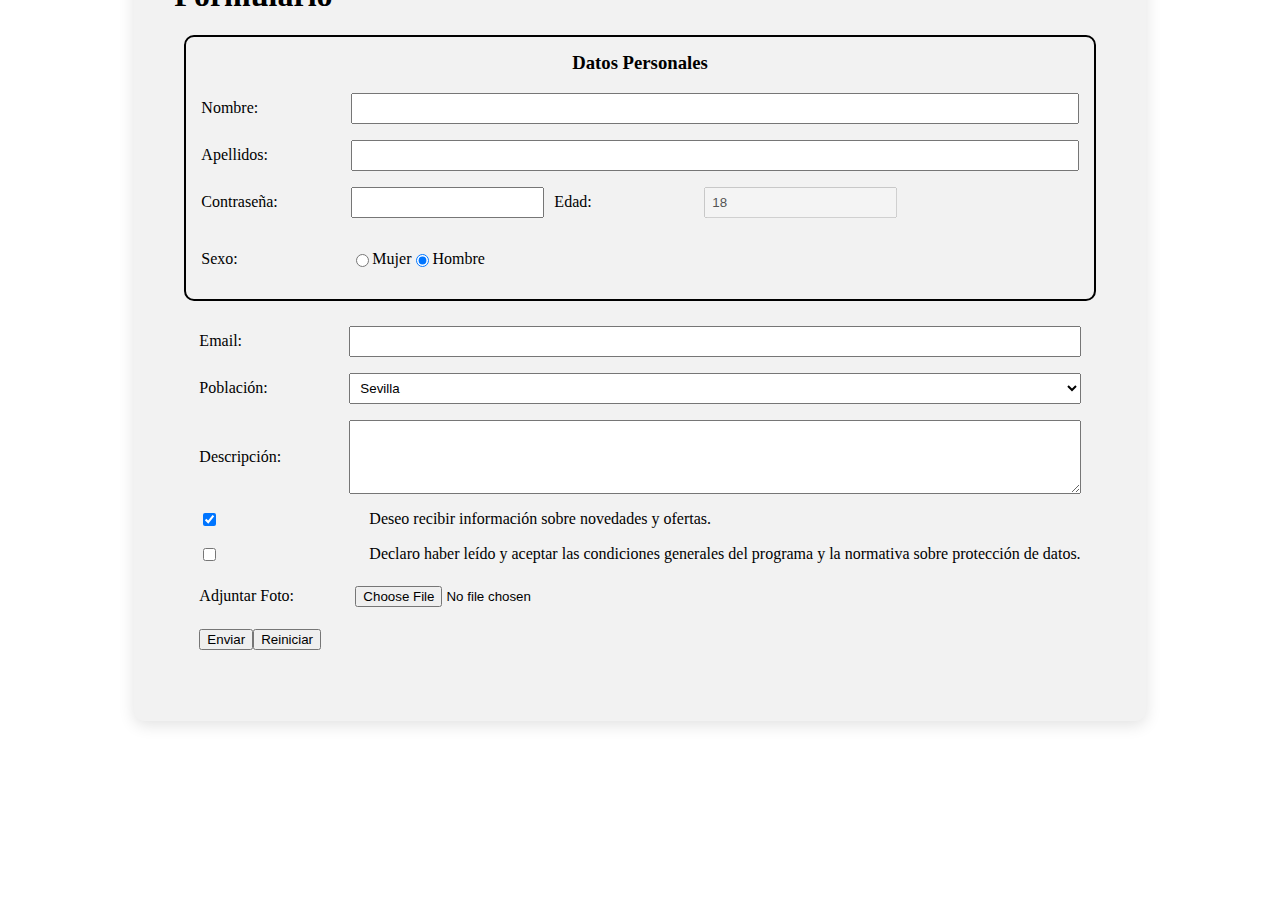
<file: T1_Github/Evaluable_formulario/index.html>
<!DOCTYPE html>
<html lang="es">

<head>
    <meta charset="UTF-8">
    <meta name="viewport" content="width=device-width, initial-scale=1.0">
    <title>Formulario de registro - Mi web</title>
    <link rel="stylesheet" href="style.css">
</head>

<body>
    <header>
    </header>
    <main>
        <form action="procesa.php" method="get">
            <h1 tabindex="1">Formulario</h1>

            <div style="border: 2px solid #000; padding: 15px; margin: 10px; border-radius: 10px;">
                <h3 style="text-align: center; margin-top: 0;">Datos Personales</h3>
                <div class="caja">
                    <label for="nombre" class="pegata" tabindex="2">Nombre: </label>
                    <input type="text" id="nombre" name="nombre" required class="text" tabindex="3" maxlength="50">
                </div>
                <div class="caja">
                    <label for="apellidos" class="pegata" tabindex="4">Apellidos: </label>
                    <input type="text" id="apellidos" name="apel" required class="text" tabindex="5" maxlength="50">
                </div>
                <div class="caja">
                    <div class="caja">
                        <label for="password" class="pegata" tabindex="6">Contraseña: </label>
                        <input type="password" id="password" name="password" required class="text" tabindex="7"
                            maxlength="8">
                    </div>
                    <div class="caja" style="padding-left: 10px;">
                        <label for="edad" class="pegata" tabindex="8">Edad: </label>
                        <input type="text" id="edad" name="edad" value="18" required class="text" tabindex="9" disabled>
                    </div>
                </div>

                <div class="caja">
                    <label for="sexo" class="pegata" tabindex="12">Sexo:</label>
                    <input type="radio" name="sexo" id="sexo" tabindex="13">Mujer
                    <input type="radio" name="sexo" tabindex="14" checked>Hombre
                </div>
            </div>

            <div style="border: 2px; padding: 15px; margin: 10px; border-radius: 10px;">
                <div class="caja">
                    <!--Email-->
                    <label for="email" class="pegata" tabindex="15">Email:</label>
                    <input type="email" id="email" name="correo" required class="text" tabindex="16" readonly>
                </div>
                <div class="caja">
                    <!-- Población: lista desplegable -->
                    <label for="poblacion" class="pegata" tabindex="27">Población:</label>
                    <select id="poblacion" name="poblacion" required class="text" tabindex="28">
                        <option value="alicante">Alicante</option>
                        <option value="madrid">Madrid</option>
                        <option value="sevilla" selected>Sevilla</option>
                        <option value="valencia">Valencia</option>
                    </select>
                </div>
                <div class="caja">
                    <label for="message" class="pegata" tabindex="10">Descripción: </label>
                    <textarea id="message" name="desc" rows="4" cols="30" required class="text"
                        tabindex="11"></textarea>
                </div>
                <div class="caja">
                    <input type="checkbox" id="info" name="masinf" value="si" tabindex="29" checked>
                    <label for="info" class="pegata" tabindex="30"></label>
                    <label for="">Deseo recibir información sobre novedades y ofertas.</label>
                </div>
                <div class="caja">
                    <input type="checkbox" id="condiciones" name="condiciones" value="acepto" required tabindex="31">
                    <label for="condiciones" class="pegata" tabindex="32"></label>
                    <label for="">Declaro haber leído y aceptar las condiciones generales del programa y la normativa
                        sobre protección de datos.</label>
                </div>
                <div class="caja">
                    <!--Archivo-->
                    <label for="archivo" class="pegata" tabindex="25">Adjuntar Foto:</label>
                    <input type="file" id="archivo" name="foto" required class="text" tabindex="26">
                </div>


                <div class="caja">
                    <!-- Enviar y Reiniciar-->
                    <input type="submit" value="Enviar" class="boton" tabindex="27">
                    <input type="reset" value="Reiniciar" class="boton" tabindex="28">
                </div>
            </div>

        </form>
    </main>
</body>

</html>
</file>
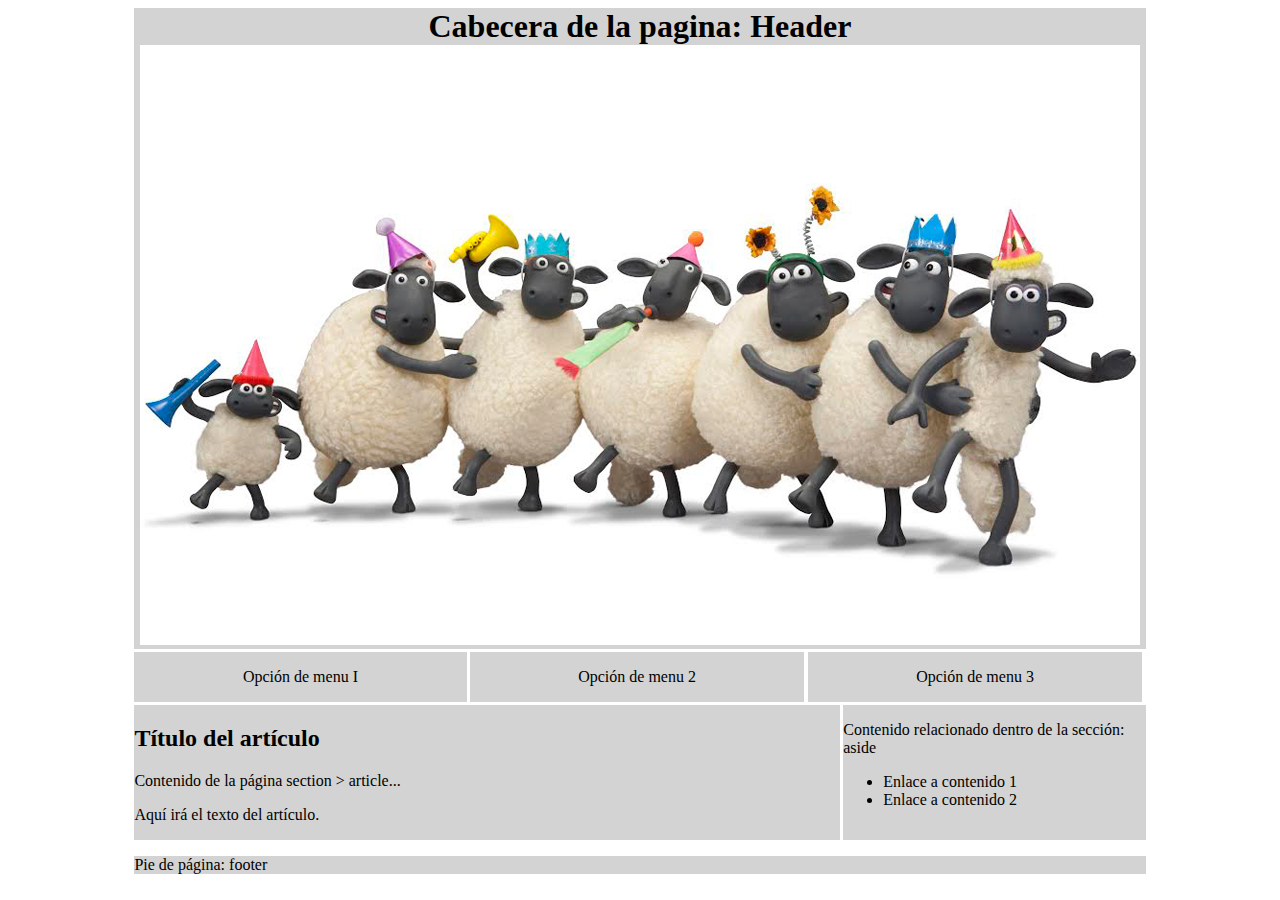
<file: T1_Github/obejas/index.html>
<!DOCTYPE html>
<html lang="en">
<head>
    <meta charset="UTF-8">
    <meta name="viewport" content="width=device-width, initial-scale=1.0">
    <title>ovejas ancho pagina</title>
    <link rel="stylesheet" href="./css/estilo.css">
</head>
<body>
    <div class="caja">

        <header>
            <h1>
                Cabecera de la pagina: Header
            </h1>
            <!--img que va cambiando la imagen dependiendo del tamaño de la web(1200px, 1000, 800, 600, 400, 300)-->
            <picture>
                <source media="(min-width: 1200px)" srcset="./img/ovejas/shaum6.jpg">
                <source media="(min-width: 1000px)" srcset="./img/ovejas/shaum5.jpg">
                <source media="(min-width: 800px)" srcset="./img/ovejas/shaum4.jpg">
                <source media="(min-width: 600px)" srcset="./img/ovejas/shaum3.jpg">
                <source media="(min-width: 400px)" srcset="./img/ovejas/shaum2.jpg">
                <img src="./img/ovejas/shaum1.jpg" alt="Imagen de una oveja">
            </picture>
        </header>
        <nav>
            <ul>
                <li><a href="#">Opción de menu I</a></li>
                <li><a href="#">Opción de menu 2</a></li>
                <li><a href="#">Opción de menu 3</a></li>
            </ul>
        </nav>
        <main class="contenido">
                
                <article>
                    <h2>Título del artículo</h2>
                    <p>Contenido de la página section > article...</p>
                    <p>Aquí irá el texto del artículo.</p>
                    </article>
                
                <aside>
                    <p>Contenido relacionado dentro de la sección: aside</p>
                    <ul>
                        <li>Enlace a contenido 1</li>
                        <li>Enlace a contenido 2</li>
                    </ul>
                </aside>
            </main>
            
            <footer>
                <p>Pie de página: footer</p>
            </footer>
    </div>
</body>
</html>
</file>
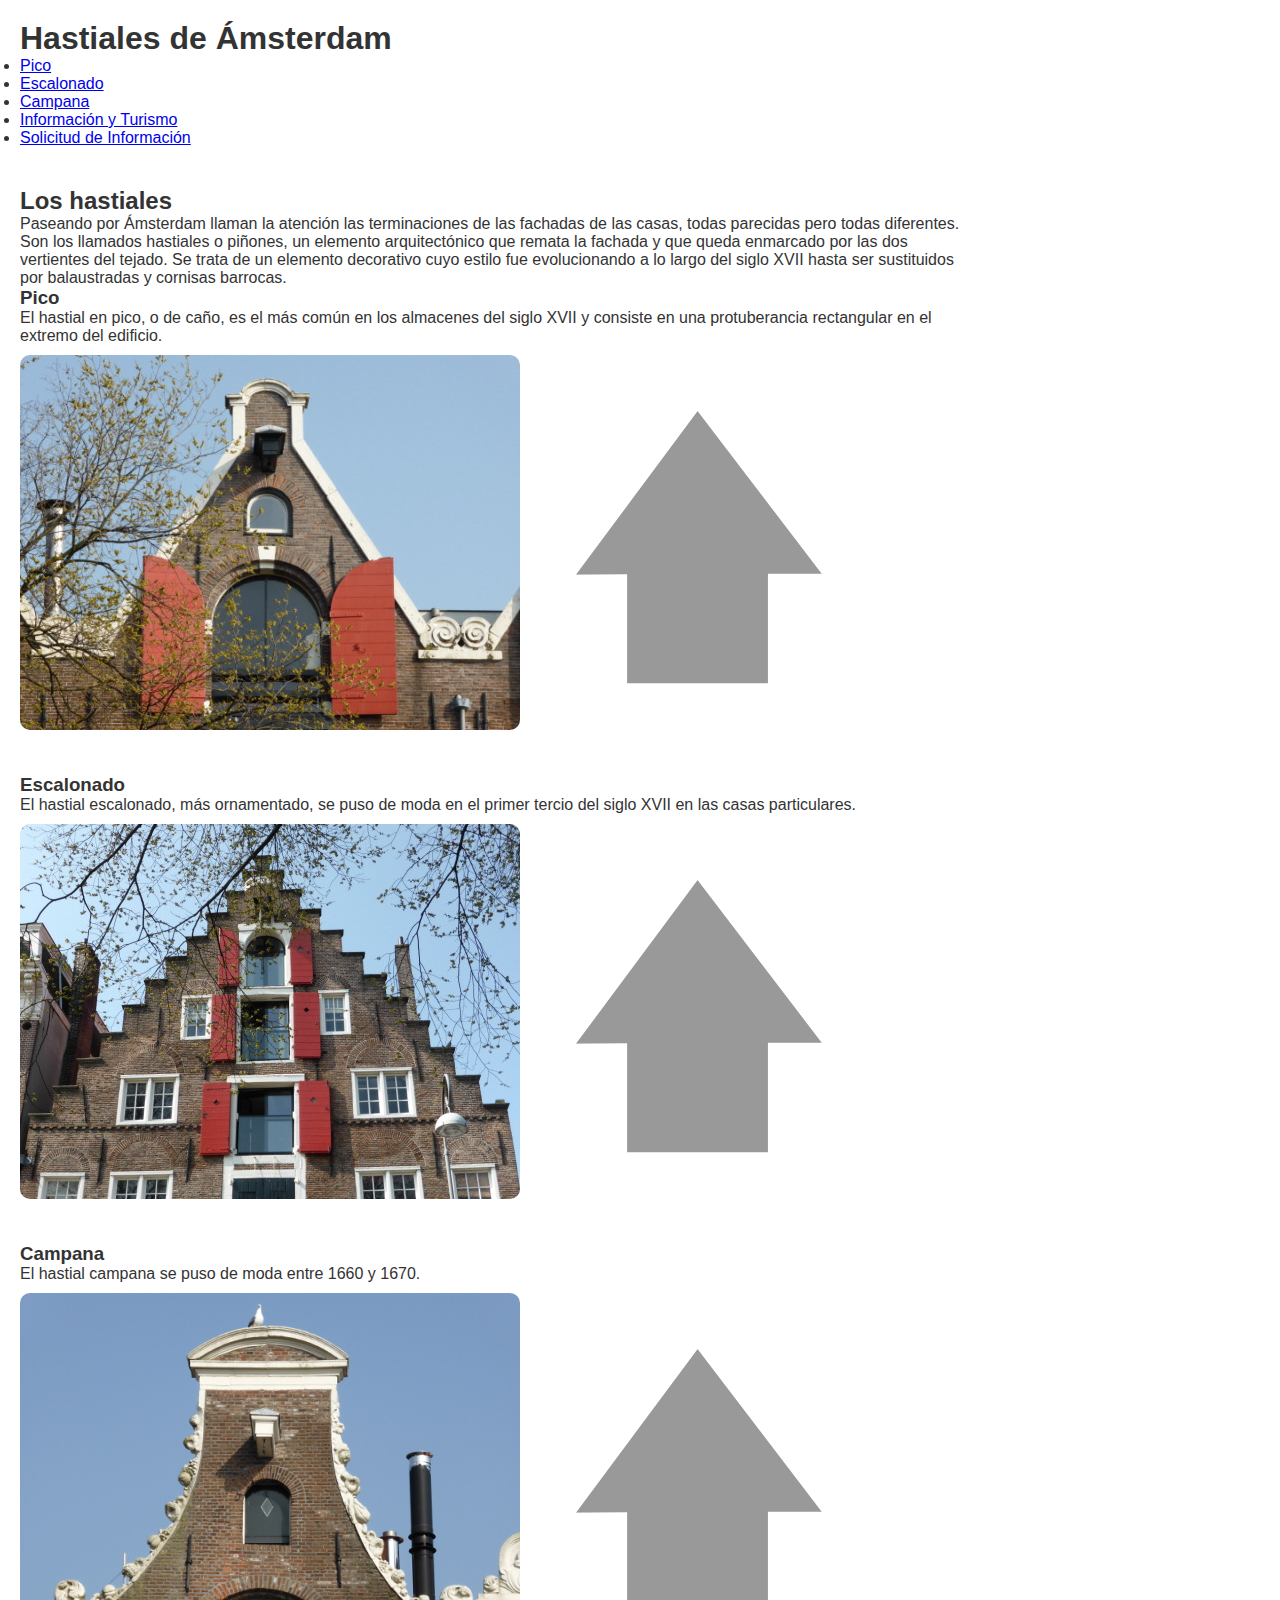
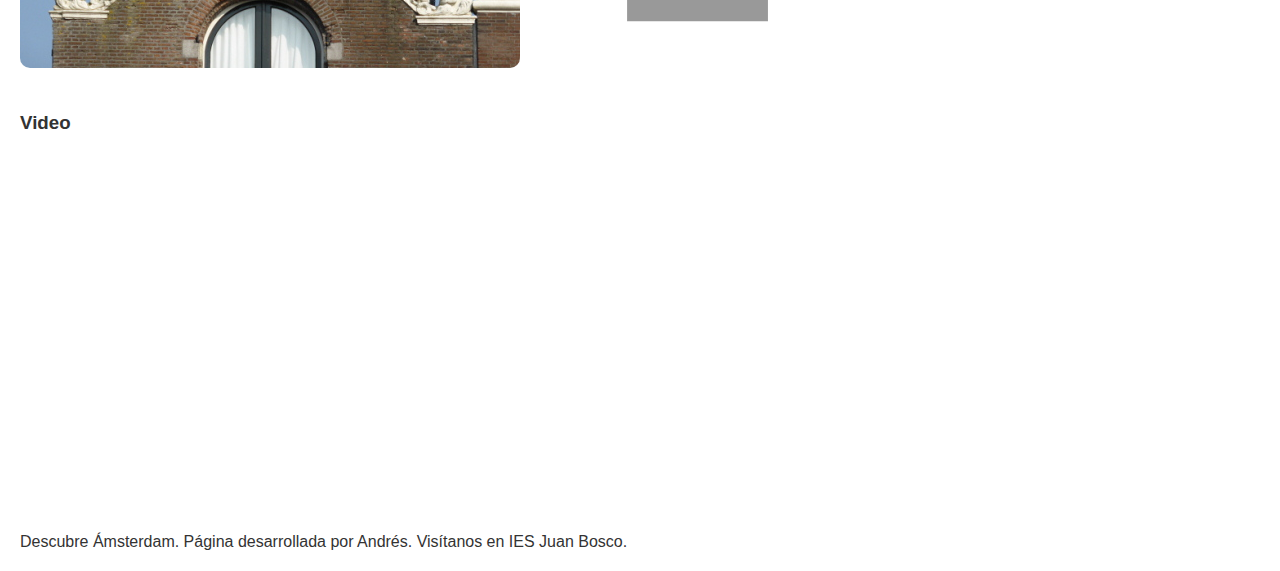
<file: T1_Github/prueba1/index.html>
<!DOCTYPE html>
<html lang="es">
<head>
    <meta charset="UTF-8">
    <meta name="viewport" content="width=device-width, initial-scale=1.0">
    <title>Prueba 1</title>
    <link rel="stylesheet" href="./css/style.css">
</head>

<body>
    <header>
        <div id="tit">
            <h1>Hastiales de Ámsterdam</h1>
        </div>
            <ul>
                <li><a href="#pico">Pico</a></li>
                <li><a href="#escalonado">Escalonado</a></li>
                <li><a href="#campana">Campana</a></li>
                <li><a href="https://www.iamsterdam.com/es/" target="_blank">Información y Turismo</a></li>
                <li><a href="./sources/solinfo.html">Solicitud de Información</a></li>
            </ul>
    </header>
    <main>
        <section id="hastiales">
            <h2>Los hastiales</h2>
            <p>
                Paseando por Ámsterdam llaman la atención las terminaciones de las fachadas de las casas,
                todas parecidas pero todas diferentes.
            </p>
            <p>
                Son los llamados hastiales o piñones, un elemento arquitectónico que remata la fachada y que queda
                enmarcado por las dos vertientes del tejado. Se trata de un elemento decorativo cuyo estilo fue
                evolucionando a lo largo del siglo XVII hasta ser sustituidos por balaustradas y cornisas barrocas.
            </p>

            <article id="pico">
                <h3>Pico</h3>
                <p>
                    El hastial en pico, o de caño, es el más común en los almacenes del siglo XVII y consiste en una
                    protuberancia rectangular en el extremo del edificio.
                </p>
                <div class="imagenes">
                    <figure>
                        <img src="./img/hastiales-pico-prinsengracht-213.jpg" alt="Hastial en pico en Prinsengracht 213">
                    </figure>
                    <a href="#tit"><img src="./img/hastiales-flecha.svg" alt="Volver al inicio"></a>
                </div>
            </article>

            <article id="escalonado">
                <h3>Escalonado</h3>
                <p>
                    El hastial escalonado, más ornamentado, se puso de moda en el primer tercio del siglo XVII en las
                    casas particulares.
                </p>
                <div class="imagenes">
                    <figure>
                        <img src="./img/hastiales-escalonado-singel-2.jpg" alt="Hastial escalonado en Singel 2">
                    </figure>
                    <a href="#tit"><img src="./img/hastiales-flecha.svg" alt="Volver al inicio"></a>
                </div>
            </article>

            <article id="campana">
                <h3>Campana</h3>
                <p>
                    El hastial campana se puso de moda entre 1660 y 1670.
                </p>
                <div class="imagenes">
                    <figure>
                        <img src="./img/hastiales-campana-prinsengracht-349.jpg" alt="Hastial en forma de campana en Prinsengracht 349">
                    </figure>
                    <a href="#tit"><img src="./img/hastiales-flecha.svg" alt="Volver al inicio"></a>
                </div>
            </article>

            <article id="video">
                <h3>Video</h3>
                <iframe width="560" height="315" src="https://www.youtube.com/embed/Oxv6IRcuNaI?si=ghBFmDrO-k7D4spt"
                    title="Video sobre hastiales de Ámsterdam" frameborder="0"
                    allow="accelerometer; autoplay; clipboard-write; encrypted-media; gyroscope; picture-in-picture; web-share"
                    referrerpolicy="strict-origin-when-cross-origin" allowfullscreen>
                </iframe>
            </article>
        </section>
    </main>

    <footer>
        <p>Descubre Ámsterdam. Página desarrollada por Andrés. Visítanos en IES Juan Bosco.</p>
    </footer>
</body>
</html>
</file>
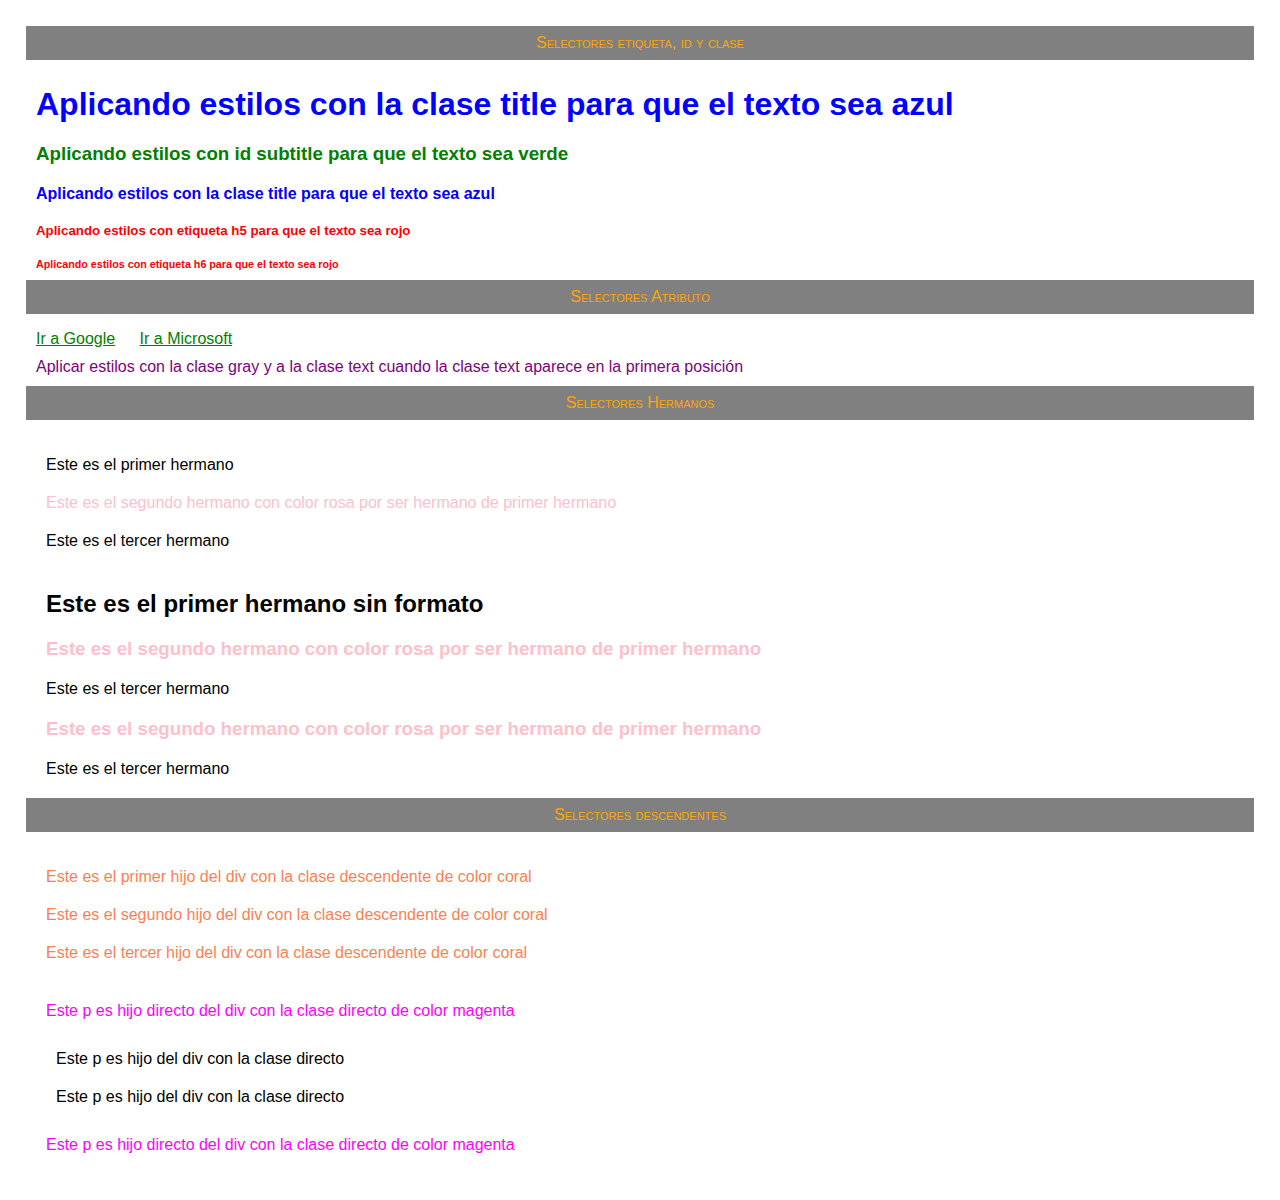
<file: T2_Github/CSS_P4/index.html>
<!DOCTYPE html>
<html lang="es">

<head>
  <meta charset="UTF-8">
  <meta name="viewport" content="width=device-width, initial-scale=1.0">
  <title>Algunos selectores</title>
  <link rel="stylesheet" href="./css/styles.css">
</head>

<body>

  <!-- Todos los textos del documento deben tener la fuente Verdana utiliza =>  font-family:Verdana; -->

  <p class="header">Selectores etiqueta, id y clase</p>

  <h1 class="title">Aplicando estilos con la clase title para que el texto sea azul</h1>
  <h3 id="subtitle">Aplicando estilos con id subtitle para que el texto sea verde</h3>
  <h4 class="title">Aplicando estilos con la clase title para que el texto sea azul</h4>
  <h5>Aplicando estilos con etiqueta h5 para que el texto sea rojo</h5>
  <h6>Aplicando estilos con etiqueta h6 para que el texto sea rojo</h6>

  <p class="header">Selectores Atributo</p>

  <a href="#">Ir a Google</a> <!-- El color del enlace tiene que ser verde -->
  <a href="#">Ir a Microsoft</a> <!-- El color del enlace tiene que ser verde -->
  <p class="text gray"> Aplicar estilos con la clase gray y a la clase text cuando la clase text aparece en la primera
    posición</p>
  <!-- <p class="gray text"> Aplicar estilos con la clase gray y a la clase text cuando la clase gray aparece en la primera
    posición</p> -->

  <p class="header">Selectores Hermanos</p>

  <div>
    <p class="primero">Este es el primer hermano</p>
    <p class="segundo">Este es el segundo hermano con color rosa por ser hermano de primer hermano</p>
    <p class="tercer">Este es el tercer hermano</p>
  </div>

  <div>
    <h2 class="inicial">Este es el primer hermano sin formato</h2>
    <h3>Este es el segundo hermano con color rosa por ser hermano de primer hermano</h3>
    <p class="tercer">Este es el tercer hermano</p>
    <h3>Este es el segundo hermano con color rosa por ser hermano de primer hermano</h3>
    <p class="tercer">Este es el tercer hermano</p>
  </div>


  <p class="header">Selectores descendentes</p>

  <div class="descendente">
    <p>Este es el primer hijo del div con la clase descendente de color coral </p>
    <p>Este es el segundo hijo del div con la clase descendente de color coral </p>
    <p>Este es el tercer hijo del div con la clase descendente de color coral </p>
  </div>



  <div class="directo">
    <p>Este p es hijo directo del div con la clase directo de color magenta</p>
    <div>
      <p>Este p es hijo del div con la clase directo </p>
      <p>Este p es hijo del div con la clase directo </p>
    </div>
    <p>Este p es hijo directo del div con la clase directo de color magenta</p>
  </div>
</body>

</html>
</file>
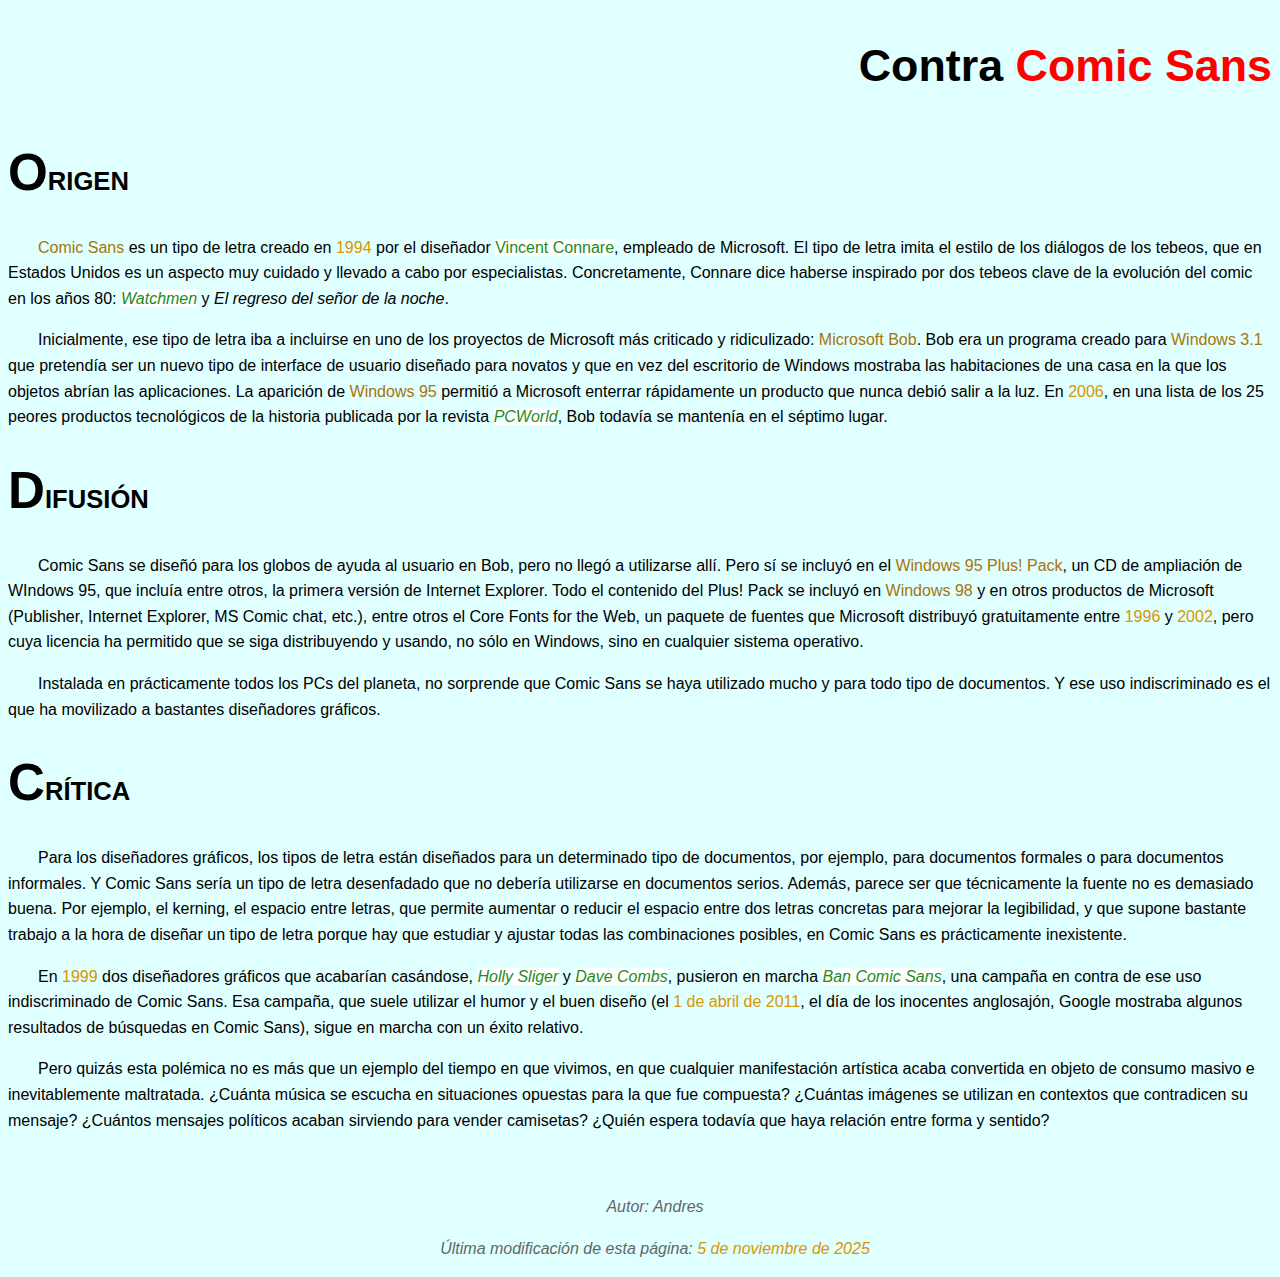
<file: T2_Github/CSS_P1/comic-sans.html>
<!DOCTYPE html>
<html lang="es">
<head>
  <meta charset="utf-8">
  <title>Contra Comic Sans</title>
  <link rel="stylesheet" href="style.css">
</head>
<body>

  <div>

    <header>
      <h1 class="titulo-pagina">
        Contra <span style="color: red;">Comic Sans</span>
      </h1>
    </header>

    <section>
      <h2>Origen</h2>
      <p><span class="term">Comic Sans</span> es un tipo de letra creado en <span class="fecha">1994</span> por el diseñador <span class="nom">Vincent Connare</span>, empleado de Microsoft. El tipo de letra imita el estilo de los diálogos de los tebeos, que en Estados Unidos es un aspecto muy cuidado y llevado a cabo por especialistas. Concretamente, Connare dice haberse inspirado por dos tebeos clave de la evolución del comic en los años 80: <i class="nom">Watchmen</i> y <i>El regreso del señor de la noche</i>.
      </p>
      <p>Inicialmente, ese tipo de letra iba a incluirse en uno de los proyectos de Microsoft más criticado y ridiculizado: <span class="term">Microsoft Bob</span>. Bob era un programa creado para <span class="term">Windows 3.1</span> que pretendía ser un nuevo tipo de interface de usuario diseñado para novatos y que en vez del escritorio de Windows mostraba las habitaciones de una casa en la que los objetos abrían las aplicaciones. La aparición de <span class="term">Windows 95</span> permitió a Microsoft enterrar rápidamente un producto que nunca debió salir a la luz. En <span class="fecha">2006</span>, en una lista de los 25 peores productos tecnológicos de la historia publicada por la revista <i class="nom">PCWorld</i>, Bob todavía se mantenía en el séptimo lugar.</p>
    </section>

    <section>
      <h2>Difusión</h2>
      <p>Comic Sans se diseñó para los globos de ayuda al usuario en Bob, pero no llegó a utilizarse allí. Pero sí se incluyó en el <span class="term">Windows 95 Plus! Pack</span>, un CD de ampliación de WIndows 95, que incluía entre otros, la primera versión de Internet Explorer. Todo el contenido del Plus! Pack se incluyó en <span class="term">Windows 98</span> y en otros productos de Microsoft (Publisher, Internet Explorer, MS Comic chat, etc.), entre otros el Core Fonts for the Web, un paquete de fuentes que Microsoft distribuyó gratuitamente entre <span class="fecha">1996</span> y <span class="fecha">2002</span>, pero cuya licencia ha permitido que se siga distribuyendo y usando, no sólo en Windows, sino en cualquier sistema operativo.</p>
      <p>Instalada en prácticamente todos los PCs del planeta, no sorprende que Comic Sans se haya utilizado mucho y para todo tipo de documentos. Y ese uso indiscriminado es el que ha movilizado a bastantes diseñadores gráficos.</p>
    </section>

    <section>
      <h2>Crítica</h2>
      <p>Para los diseñadores gráficos, los tipos de letra están diseñados para un determinado tipo de documentos, por ejemplo, para documentos formales o para documentos informales. Y Comic Sans sería un tipo de letra desenfadado que no debería utilizarse en documentos serios. Además, parece ser que técnicamente la fuente no es demasiado buena. Por ejemplo, el kerning, el espacio entre letras, que permite aumentar o reducir el espacio entre dos letras concretas para mejorar la legibilidad, y que supone bastante trabajo a la hora de diseñar un tipo de letra porque hay que estudiar y ajustar todas las combinaciones posibles, en Comic Sans es prácticamente inexistente.</p>
      <p>En <span class="fecha">1999</span> dos diseñadores gráficos que acabarían casándose, <i class="nom">Holly Sliger</i> y <i class="nom"> Dave Combs</i>, pusieron en marcha <i class="nom">Ban Comic Sans</i>, una campaña en contra de ese uso indiscriminado de Comic Sans. Esa campaña, que suele utilizar el humor y el buen diseño (el <span class="fecha">1 de abril de 2011</span>, el día de los inocentes anglosajón, Google mostraba algunos resultados de búsquedas en Comic Sans), sigue en marcha con un éxito relativo.</p>
      <p> Pero quizás esta polémica no es más que un ejemplo del tiempo en que vivimos, en que cualquier manifestación artística acaba convertida en objeto de consumo masivo e inevitablemente maltratada. ¿Cuánta música se escucha en situaciones opuestas para la que fue compuesta? ¿Cuántas imágenes se utilizan en contextos que contradicen su mensaje? ¿Cuántos mensajes políticos acaban sirviendo para vender camisetas? ¿Quién espera todavía que haya relación entre forma y sentido?</p>
    </section>
    
    <footer>
      <p>Autor: Andres</p>
      <p>Última modificación de esta página: <span class="fecha">5 de noviembre de 2025</span></p>
    </footer>

</html>
</file>
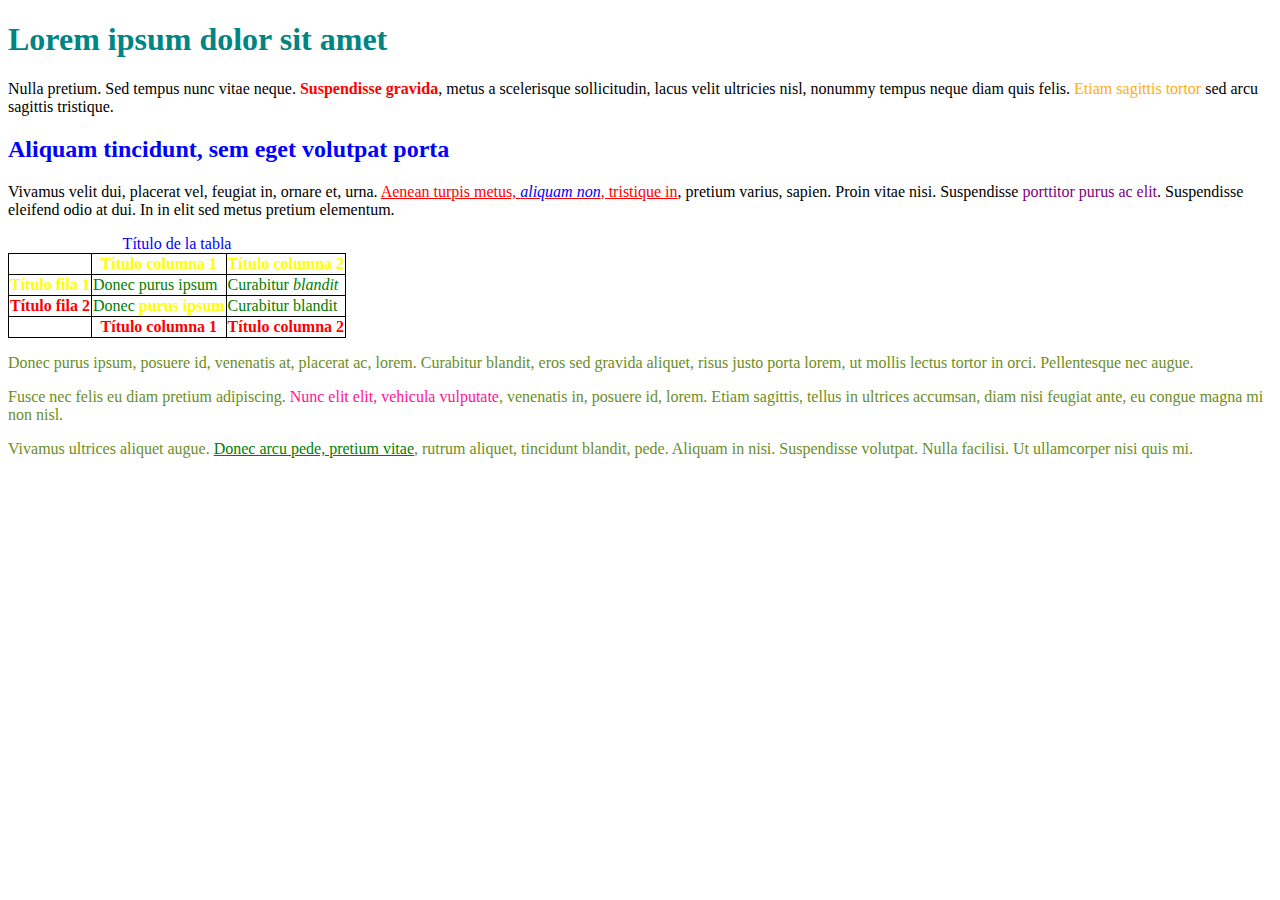
<file: T2_Github/CSS_P2/ut3p3.html>
<!DOCTYPE html>
<html lang="es">

<head>
  <meta charset="UTF-8" />
  <title>Ejercicio de selectores</title>
  <link rel="stylesheet" href="./css/style.css">
</head>

<body>
  <h1 id="titulo">Lorem ipsum dolor sit amet</h1>

  <p>Nulla pretium. Sed tempus nunc vitae neque. <strong>Suspendisse gravida</strong>, metus a scelerisque sollicitudin,
    lacus velit
    ultricies nisl, nonummy tempus neque diam quis felis. <span class="destacado">Etiam sagittis tortor</span> sed arcu
    sagittis tristique.</p>

  <h2 id="subtitulo">Aliquam tincidunt, sem eget volutpat porta</h2>

  <p>Vivamus velit dui, placerat vel, feugiat in, ornare et, urna. <a href="#">Aenean turpis metus, <em>aliquam
        non</em>, tristique in</a>, pretium varius, sapien. Proin vitae nisi. Suspendisse <span
      class="especial">porttitor purus ac elit</span>. Suspendisse eleifend odio at dui. In in elit sed metus pretium
    elementum.</p>

  <table summary="Descripción de la tabla y su contenido">
    <caption>Título de la tabla</caption>
    <thead>
      <tr>
        <th></th>
        <th class="especial">Título columna 1</th>
        <th class="especial">Título columna 2</th>
      </tr>
    </thead>

    <tfoot>
      <tr>
        <th></th>
        <th>Título columna 1</th>
        <th>Título columna 2</th>
      </tr>
    </tfoot>

    <tbody>
      <tr>
        <th class="especial">Título fila 1</th>
        <td>Donec purus ipsum</td>
        <td>Curabitur <em>blandit</em></td>
      </tr>
      <tr id="segundo">
        <th>Título fila 2</th>
        <td>Donec <strong>purus ipsum</strong></td>
        <td>Curabitur blandit</td>
      </tr>
    </tbody>
  </table>

  <div id="adicional">
    <p>Donec purus ipsum, posuere id, venenatis at, <span>placerat ac, lorem</span>. Curabitur blandit, eros sed gravida
      aliquet, risus justo
      porta lorem, ut mollis lectus tortor in orci. Pellentesque nec augue.</p>

    <p>Fusce nec felis eu diam pretium adipiscing. <span id="especial">Nunc elit elit, vehicula vulputate</span>,
      venenatis in,
      posuere id, lorem. Etiam sagittis, tellus in ultrices accumsan, diam nisi feugiat ante, eu congue magna mi non
      nisl.</p>

    <p>Vivamus ultrices aliquet augue. <a href="#">Donec arcu pede, pretium vitae</a>, rutrum aliquet, tincidunt
      blandit, pede.
      Aliquam in nisi. Suspendisse volutpat. Nulla facilisi. Ut ullamcorper nisi quis mi.</p>
  </div>

</body>

</html>
</file>
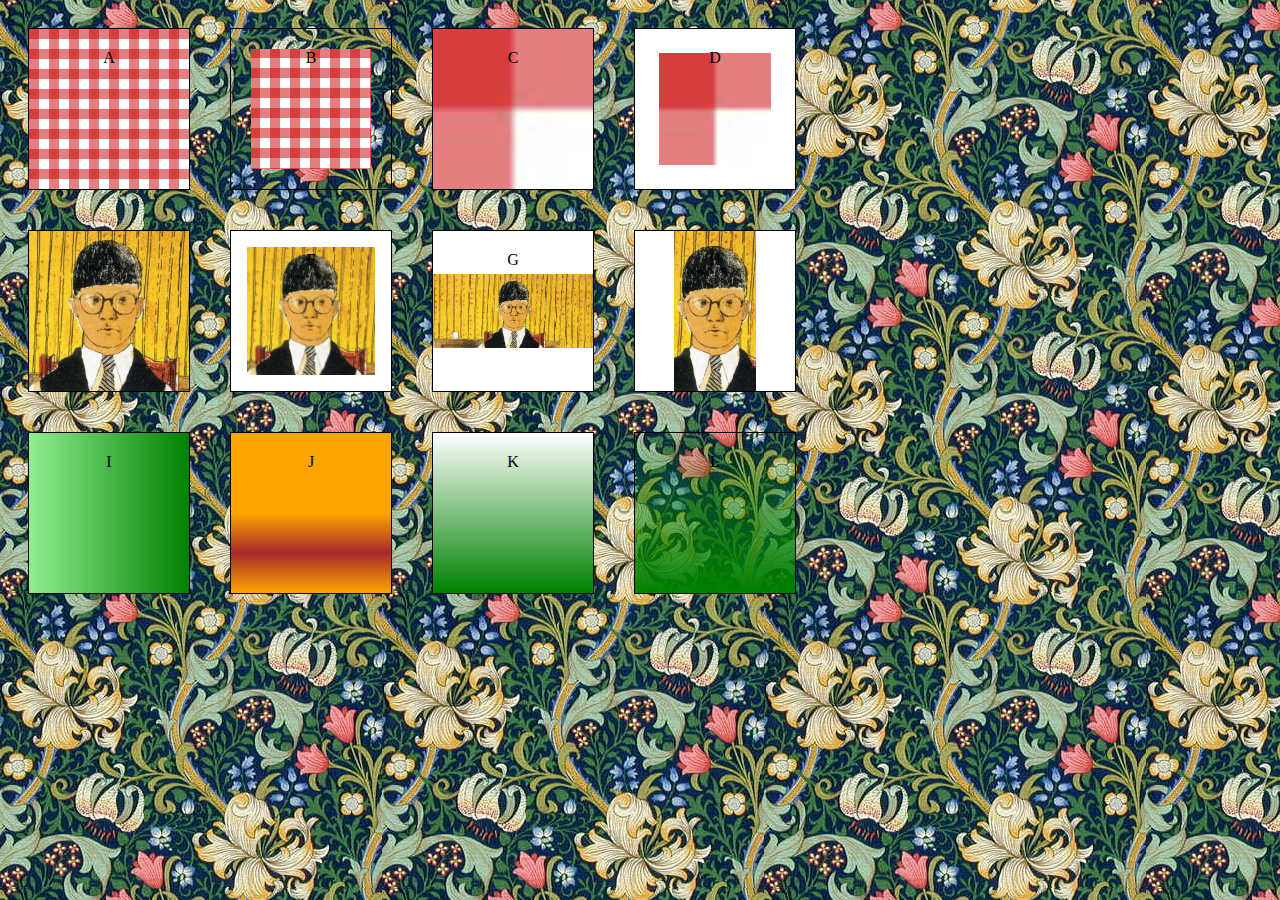
<file: T2_Github/CSS_P5/ut3_background.html>
<!DOCTYPE html>
<html lang="es">
	<head>
		<title>Ejercicio 3.1</title>
		<meta charset="utf-8"/>
		<style>
			
			
			
			#contenedor {
			width: 808px;
			}
			
			#a, #b, #c, #d, #e, #f, #g, #h, #i, #j, #k, #l {
			width: 120px;
			height: 120px;
			padding: 20px;
			margin: 20px;
			border: 1px solid black;
			float: left;
			
			}
			
			* {
			text-align: center;
			}
			body{
				background-image: url(./images/ac.jpg);
			}
		</style>
	<link rel="stylesheet" href="./css/style.css">
</head>
	<body>
		<div id="contenedor">
			<div id="a">A</div>
			<div id="b">B</div>
			<div id="c">C</div>
			<div id="d"><div id="d2">D</div></div>
			<div id="e">E</div>
			<div id="f"><div id="f2">F</div></div>
			<div id="g">G</div>
			<div id="h">H</div>
			<div id="i">I</div>
			<div id="j">J</div>
			<div id="k">K</div>
			<div id="l">L</div>
		</div>
	</body>
</html>
</file>
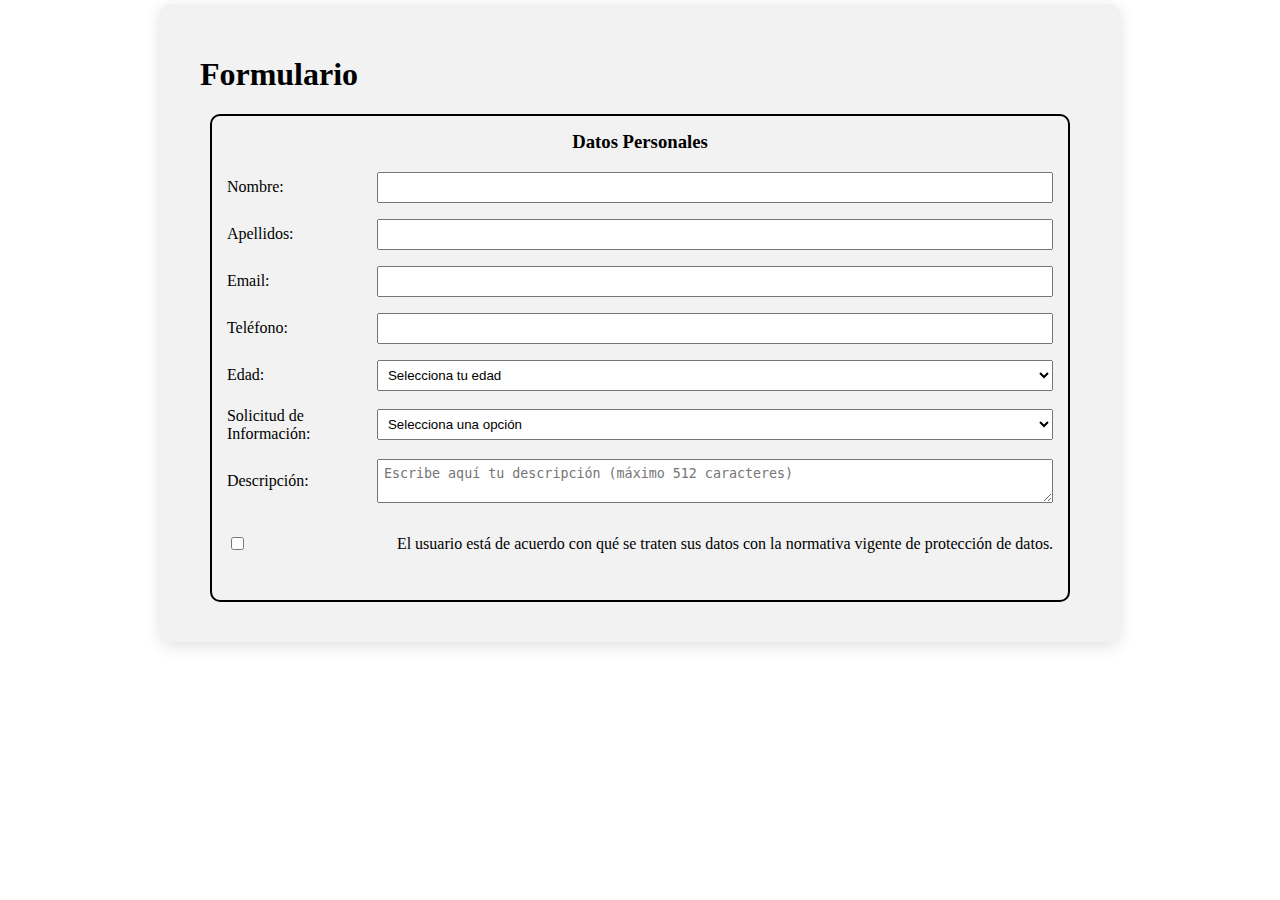
<file: T1_Github/prueba1/sources/solinfo.html>
<!DOCTYPE html>
<html lang="es">

<head>
    <meta charset="UTF-8">
    <meta name="viewport" content="width=device-width, initial-scale=1.0">
    <title>Formulario de registro - Mi web</title>
    <link rel="stylesheet" href="../css/stylesoli.css">
</head>

<body>
    <header>
    </header>
    <main>
        <form action="mailto:amsterdam@ie.com" method="post">
            <h1 tabindex="1">Formulario</h1>

            <div style="border: 2px solid #000; padding: 15px; margin: 10px; border-radius: 10px;">
                <h3 style="text-align: center; margin-top: 0;">Datos Personales</h3>
                <div class="caja">
                    <label for="nombre" class="pegata" tabindex="2">Nombre: </label>
                    <input type="text" id="nombre" name="nombre" required class="text" tabindex="3" maxlength="30">
                </div>
                <div class="caja">
                    <label for="apellidos" class="pegata" tabindex="4">Apellidos: </label>
                    <input type="text" id="apellidos" name="apel" required class="text" tabindex="5" maxlength="30">
                </div>
                <div class="caja">
                    <!--Email-->
                    <label for="email" class="pegata" tabindex="15">Email:</label>
                    <input type="email" id="email" name="correo" class="text" tabindex="16" readonly>
                </div>
                <div class="caja">
                    <!--Teléfono-->
                    <label for="telefono" class="pegata" tabindex="17">Teléfono:</label>
                    <input type="tel" id="telefono" name="telf" class="text" tabindex="18" pattern="[0-9]{9}"
                        maxlength="9">
                </div>
                <div class="caja">
                    <!--edad en tentre (Menor de 18) (entre 18 y 38) (mayor de 38)-->
                    <label for="edad" class="pegata" tabindex="19">Edad:</label>
                    <select id="edad" name="edad" class="text" tabindex="20">
                        <option value="" disabled selected>Selecciona tu edad</option>
                        <option value="menor18">Menor de 18</option>
                        <option value="entre18y38">Entre 18 y 38</option>
                        <option value="mayor38">Mayor de 38</option>
                    </select>
                </div>
                <div class="caja">
                    <!--Lista solicitud informacion (pico, escalonado, campana)-->
                    <label for="solicitud" class="pegata" tabindex="21">Solicitud de Información:</label>
                    <select id="solicitud" name="solicitud" class="text" tabindex="22">
                        <option value="" disabled selected>Selecciona una opción</option>
                        <option value="pico">Pico</option>
                        <option value="escalonado">Escalonado</option>
                        <option value="campana">Campana</option>
                    </select>
                </div>
                <div class="caja">
                    <!--Descripcion (mas de 255 caracteres)-->
                    <label for="descripcion" class="pegata" tabindex="23">Descripción:</label>
                    <textarea id="descripcion" name="descripcion" class="text" tabindex="24" maxlength="512"
                        placeholder="Escribe aquí tu descripción (máximo 512 caracteres)"></textarea>
                </div>
                <div class="caja">
                    <!--checkbox normativa-->
                    <input type="checkbox" id="normativa" name="normativa" required tabindex="25">
                    <label for="normativa" class="pegata"></label>
                    <p>El usuario está de acuerdo
                        con qué se traten sus datos con la normativa vigente de protección de datos.</p>

                </div>

            </div>
        </form>
    </main>
</body>

</html>
</file>
<file: T1_Github/Evaluable_formulario/style.css>
main {
    display: flex;
    justify-content: center;
    align-items: center;
    height: 70vh;
}

form {
    background: #f2f2f2;
    padding: 30px 40px;
    border-radius: 10px;
    box-shadow: 0 4px 16px rgba(0, 0, 0, 0.12);
}
.caja{
    display: flex;
    align-items: center;
    margin-bottom: 16px;
    
}
.pegata{
    width: 150px;
}
.text{
    flex: 1;
    padding: 6px;
}
</file>
<file: T1_Github/obejas/css/estilo.css>
@charset "utf-8";
.caja {	width:80%;
	margin-left:auto;
	margin-right:auto;
}
.caja header {
	background-color: LightGray;
	text-align:center;
	margin-bottom:0.2em;
}
h1 {
	margin:0;
}
nav ul {
	list-style-type:none;
	margin:0;
	padding:0;
	margin-bottom:0.2em;
	display:flex;
	flex-direction: row;
}
nav li { flex-grow: 1; }
nav a {
	display:block;
	padding:1em;
	background-color:LightGray;
	text-align:center;
	margin-right:0.2em;
	text-decoration:none;
	color:#000000;
}
nav a:hover {
	background-color:LightCoral; 
}
.contenido {
	margin-bottom:0.2em;
	display:flex;
	flex-direction: row;
}
article {
	background-color:LightGray;
	flex-basis: 70%
}
aside {
	background-color:LightGray;
	flex-basis: 30%;
	margin-left:0.2em;
}
footer {
	background-color:LightGray;
}
</file>
<file: T2_Github/CSS_P4/css/styles.css>
* {
  font-family: Verdana, Geneva, Tahoma, sans-serif;
  margin: 0;
  padding: 10px;
}

.header {
  text-align: center;
  padding: 0.5rem 0;
  font-variant: small-caps;
  margin: 0 0 1rem 0;
  background-color: grey;
  color: orange;
}

body {
  margin: 0;
  padding: 1rem;
}

/* Selector de etiqueta */
h5,
h6 {
  color: red;
}

a {
  color: green;
}

/* Selector de clase */
.title {
  color: blue; /* Para el h1 y h4, como pide el texto */
}

.gray {
  color: purple;
}

/* Selector id */
#subtitle {
  color: green; /* Para el h3, como pide el texto */
}
/* Selecciona al hermano que esté justo por debajo de el. El estilo se aplica al hermano inferior */
.primero + p {
  color: pink;
}

/* Selecciona todos los hermanos que esté por debajo de el. El estilo se aplica a todos los hermanos, pero no al primero */
.inicial ~ h3 {
  color: pink;
}

/* Selecciona todos los hijos. El estilo se aplica a todos los hijos */
.descendente p {
  color: coral;
}

/* Selecciona todos los hijos que sean directos, es decir que no estén dentro de otras etiquetas. El estilo se aplica a todos los hijos */
.directo > p {
  color: magenta;
}
</file>
<file: T2_Github/CSS_P1/style.css>
body {

  background-color: lightcyan; 
  font-family:sans-serif;
  line-height: 1.6;
}

h1.titulo-pagina {
  text-align: right;
  font-size: 2.8rem;
}


h2 {
    text-transform: uppercase;
  font-size: 1.6rem;
  font-weight: bold;
  margin-top: 20px;
  margin-bottom: 10px;
  padding-bottom: 5px;
}
h2::first-letter{
    font-size: 2em;
}

p {
  
  text-indent: 30px;
  font-size: 1rem;
}


.fecha {
  color: #d99600;
}
.term {
  color: #a7750b;
}
.nom{
    color: forestgreen;
    background-color: white;
}


footer {
  text-align: center;
  font-size: 0.9em;
  font-style: italic; 
  color: #666;
  margin-top: 30px;
  padding-top: 15px;
}
</file>
<file: T2_Github/CSS_P2/css/style.css>
#titulo{
    color: rgba(0, 132, 132)
}
body p strong{
    color: red;
}
.destacado{
    color: rgba(255, 173, 18);
}
#subtitulo{
    color: blue;
}
body p a{
    color: red;
    text-decoration: underline;
}
body p em{
    color: blue;
}
.especial{
    color: purple;
}
body table caption{
    color: blue;
}
body table, th, td{
    border: 1px solid black;
    border-collapse: collapse;
}
table .especial{
    color: yellow;
}
table strong{
    color: yellow;
}
table tbody tr td {
    color: green;
}
table tbody tr th {
    color: red;
}
table tfoot {
    color: red;
}
#adicional{
    color: olivedrab;
}
#adicional #especial{
    color: deeppink;
}
#adicional a{
    color: green;
}
</file>
<file: T2_Github/CSS_P5/css/style.css>
#a {
    background-image: url(../images/back_mantel.jpg);

}

#b {
    background-image: url(../images/back_mantel.jpg);
    background-origin: border-box;
    background-clip: content-box;
}

#c {
    background-image: url(../images/back_mantel.jpg);
    background-repeat: no-repeat;
    background-size: 100%;
}

#d {
    background-color: white;
    background-image: url(../images/back_mantel.jpg);
    background-repeat: no-repeat;
    background-size: 70%;
    background-position: center;
}
#e{
    background-image: url(../images/dh.jpg);
    background-position: center;
    background-repeat: no-repeat;
    background-size: cover;
}
#f{
    background-color: white;
    background-image: url(../images/dh.jpg);
    background-position: center;
    background-repeat: no-repeat;
    background-size: 80%;
}
#g{
    background-color: white;
    background-image: url(../images/dh_2.jpg);
    background-position: center;
    background-repeat: no-repeat;
    background-size: contain;
}
#h{
    background-color: white;
    background-image: url(../images/dh_3.jpg);
    background-position: center;
    background-repeat: no-repeat;
    background-size: contain;
}
#i{
    background: linear-gradient(to right, lightgreen , green);
    
}
#j{
    background: linear-gradient(to bottom,orange ,orange,orange, brown, orange);
    
}
#k{
    background: linear-gradient(to top, green, white);
    
}
#l{
    background: linear-gradient(to top, green, transparent);
    
}
</file>
<file: T1_Github/prueba1/css/stylesoli.css>
main {
    display: flex;
    justify-content: center;
    align-items: center;
    height: 70vh;
}

form {
    background: #f2f2f2;
    padding: 30px 40px;
    border-radius: 10px;
    box-shadow: 0 4px 16px rgba(0, 0, 0, 0.12);
}
.caja{
    display: flex;
    align-items: center;
    margin-bottom: 16px;
    
}
.pegata{
    width: 150px;
}
.text{
    flex: 1;
    padding: 6px;
}
</file>
<file: T1_Github/prueba1/css/style.css>
/* Reset básico */
* {
    margin: 0;
    padding: 0;
    box-sizing: border-box;
}

/* Cuerpo general */
body {
    font-family: Arial, sans-serif;
    background-color: #fff;
    color: #333;
}

/* Header y footer */
header,
footer {
    padding: 20px;
}

/* Contenido principal */
main {
    display: block;        
    max-width: 1000px;      /* ancho máximo del contenido */
    padding: 20px;          /* espacio interior */
    background-color: #fff; /* color del área central */
}

/* Sección dentro del main */
section {
    width: 100%;
}

/* Artículos o bloques dentro del main */
article {
    margin-bottom: 40px;
}

/* Imágenes */
figure img {
    height: auto;
    border-radius: 10px;
}

/* Footer */
footer p {
    margin: 0;
}
.imagenes {
    display: flex;                 /* coloca las imágenes en la misma línea */
    align-items: center;           /* centra verticalmente */ /* separa las imágenes (una a cada lado) */
    gap: 10px;                     /* espacio entre ellas */
    margin-top: 10px;
}
</file>
